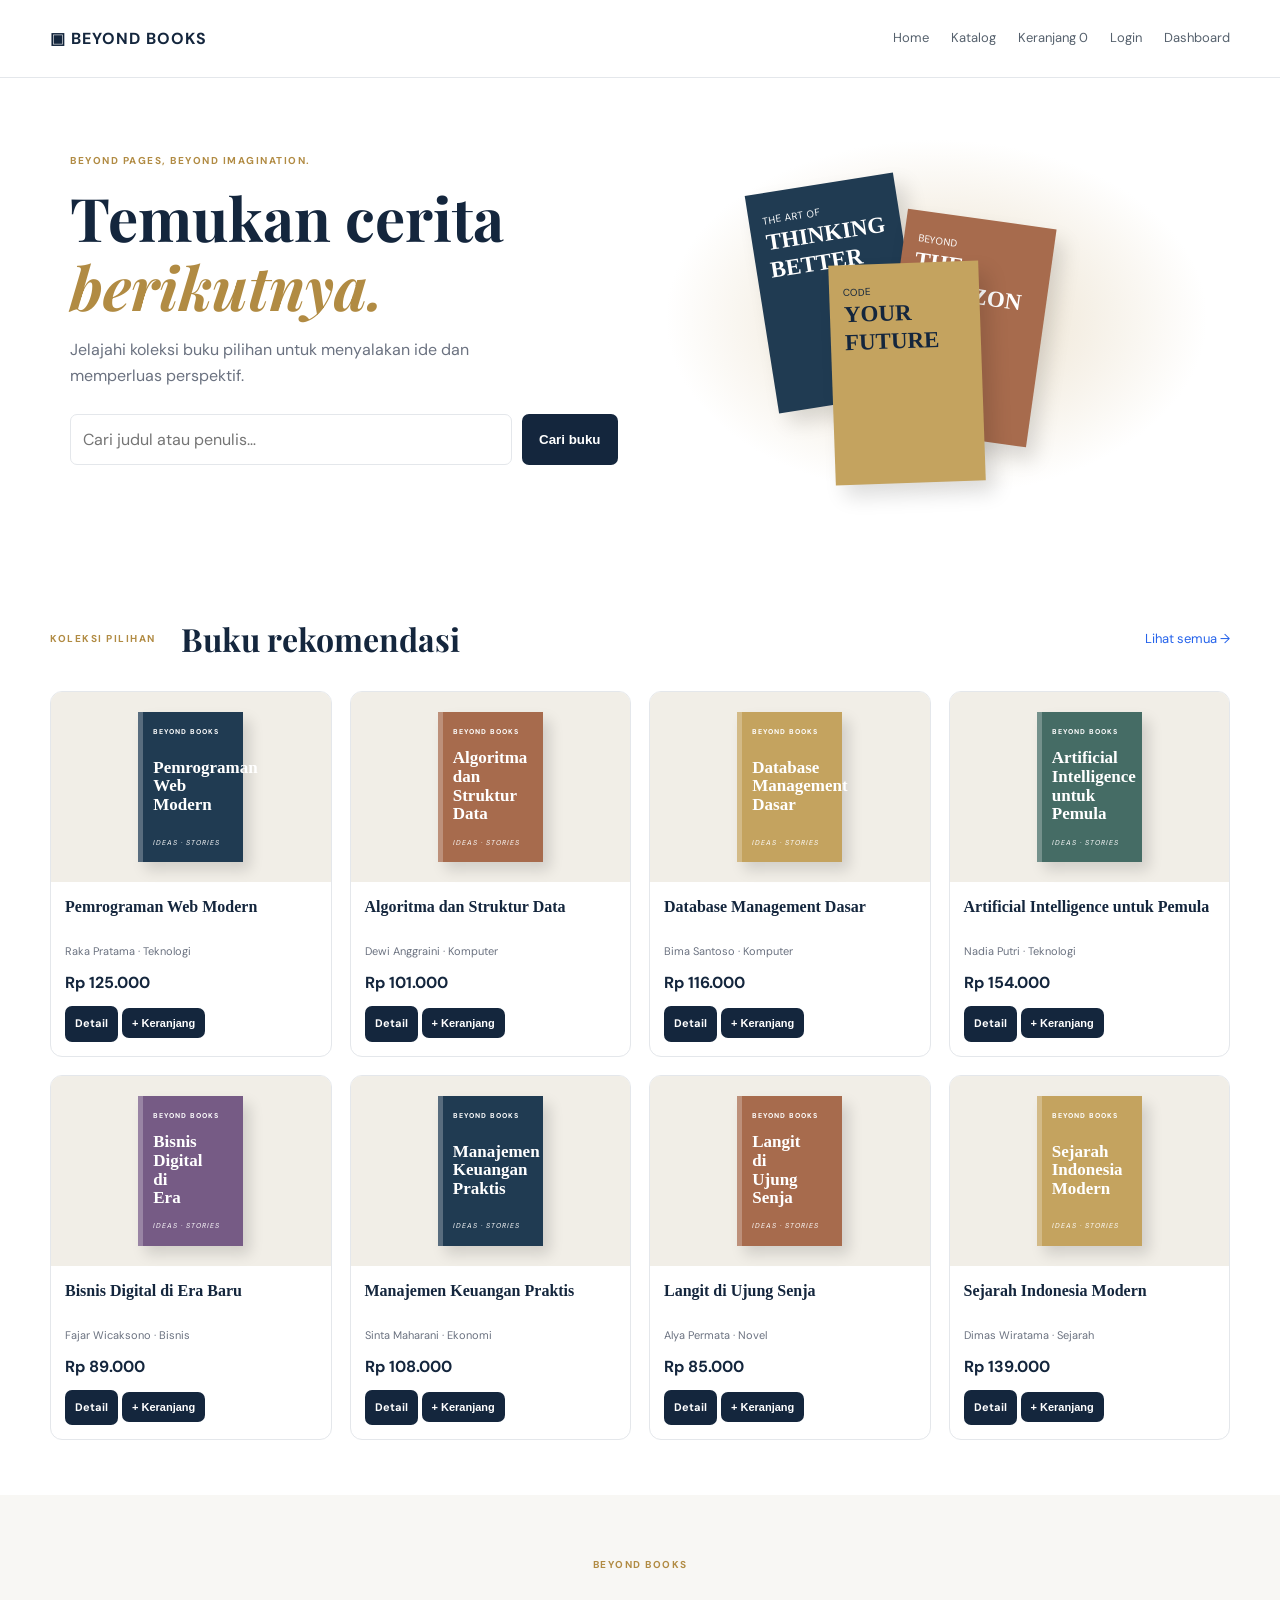
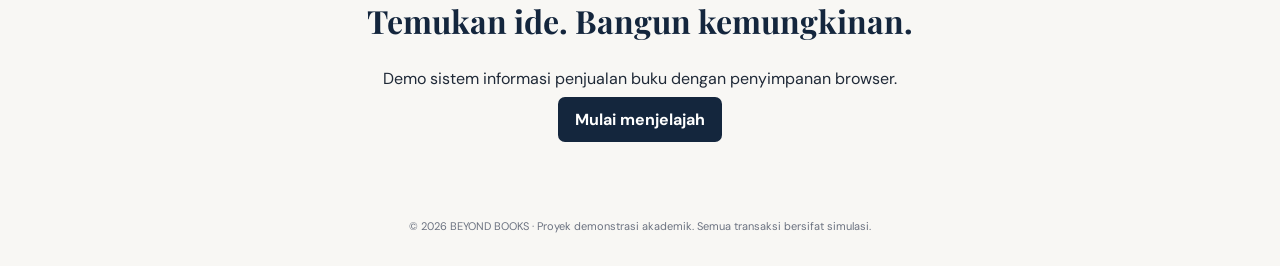
<file: index.html>
<!doctype html><html lang="id"><head><meta charset="utf-8"><meta name="viewport" content="width=device-width,initial-scale=1"><title>BEYOND BOOKS</title><link rel="stylesheet" href="./assets/css/main.css"></head><body><header><a class="brand" href="./index.html">▣ BEYOND <b>BOOKS</b></a><nav><a href="./index.html">Home</a><a href="./assets/pages/catalog.html">Katalog</a><a href="./assets/pages/cart.html">Keranjang <span id="cart-count">0</span></a><a href="./assets/pages/login.html">Login</a><a href="./assets/pages/admin/dashboard.html">Dashboard</a></nav></header><main><section class="hero"><div><small>BEYOND PAGES, BEYOND IMAGINATION.</small><h1>Temukan cerita<br><em>berikutnya.</em></h1><p>Jelajahi koleksi buku pilihan untuk menyalakan ide dan memperluas perspektif.</p><form action="./assets/pages/catalog.html" class="search"><input name="q" placeholder="Cari judul atau penulis…"><button>Cari buku</button></form></div><div class="hero-books"><div class="book b1">THE ART OF<br><strong>THINKING<br>BETTER</strong></div><div class="book b2">BEYOND<br><strong>THE<br>HORIZON</strong></div><div class="book b3">CODE<br><strong>YOUR<br>FUTURE</strong></div></div></section><section class="section"><div class="section-title"><small>KOLEKSI PILIHAN</small><h2>Buku rekomendasi</h2><a href="./assets/pages/catalog.html">Lihat semua →</a></div><div id="featured" class="books"></div></section><section class="section beige"><small>BEYOND BOOKS</small><h2>Temukan ide. Bangun kemungkinan.</h2><p>Demo sistem informasi penjualan buku dengan penyimpanan browser.</p><a class="button" href="./assets/pages/catalog.html">Mulai menjelajah</a></section></main><footer>© 2026 BEYOND BOOKS · Proyek demonstrasi akademik. Semua transaksi bersifat simulasi.</footer><script type="module" src="./assets/js/public.js"></script></body></html>
</file>
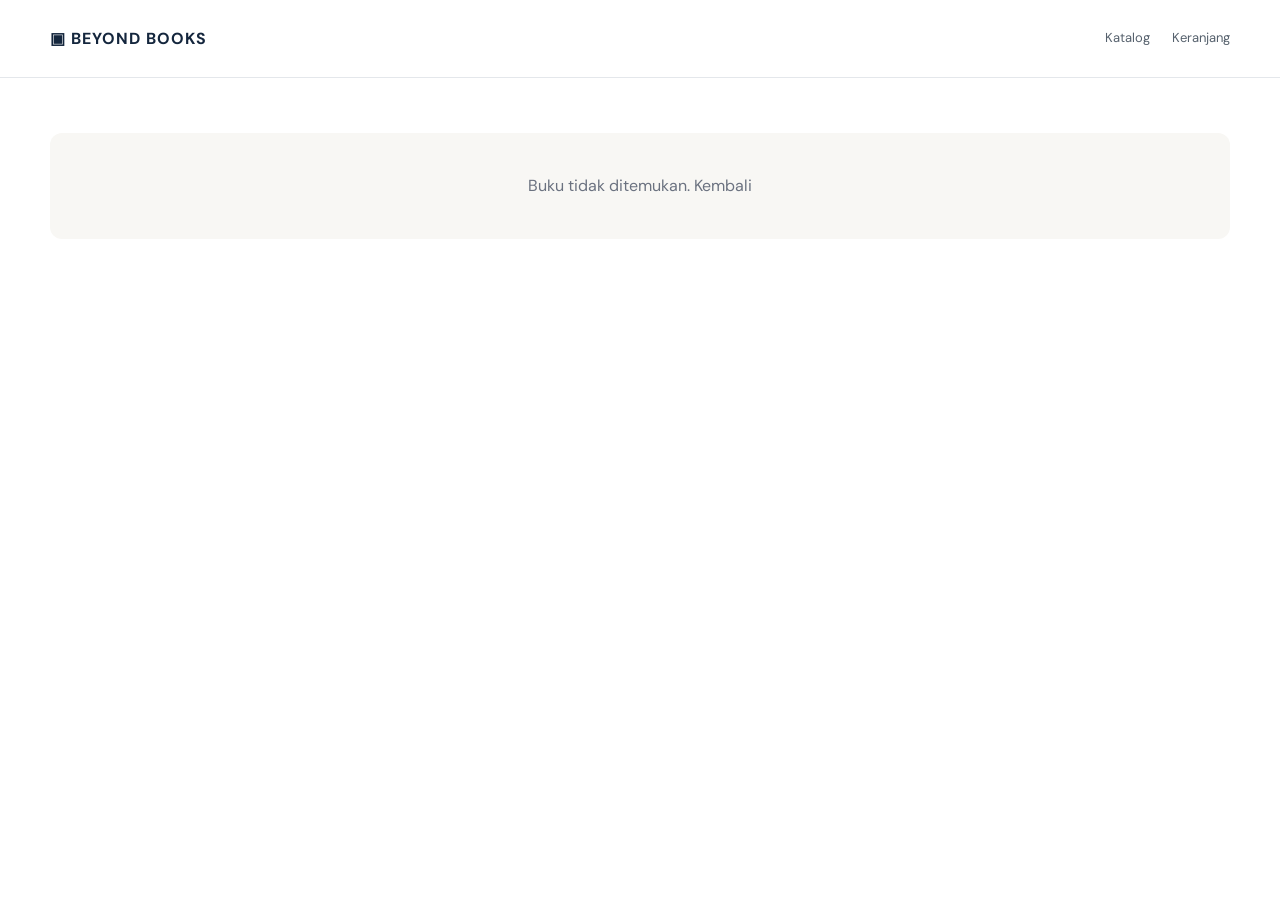
<file: assets/pages/book-detail.html>
<!doctype html><html lang="id"><head><meta charset="utf-8"><meta name="viewport" content="width=device-width,initial-scale=1"><title>Detail Buku</title><link rel="stylesheet" href="../css/main.css"></head><body><header><a class="brand" href="../../index.html">▣ BEYOND BOOKS</a><nav><a href="./catalog.html">Katalog</a><a href="./cart.html">Keranjang</a></nav></header><main class="wrap" id="detail"></main><script type="module" src="../js/detail.js"></script></body></html>
</file>
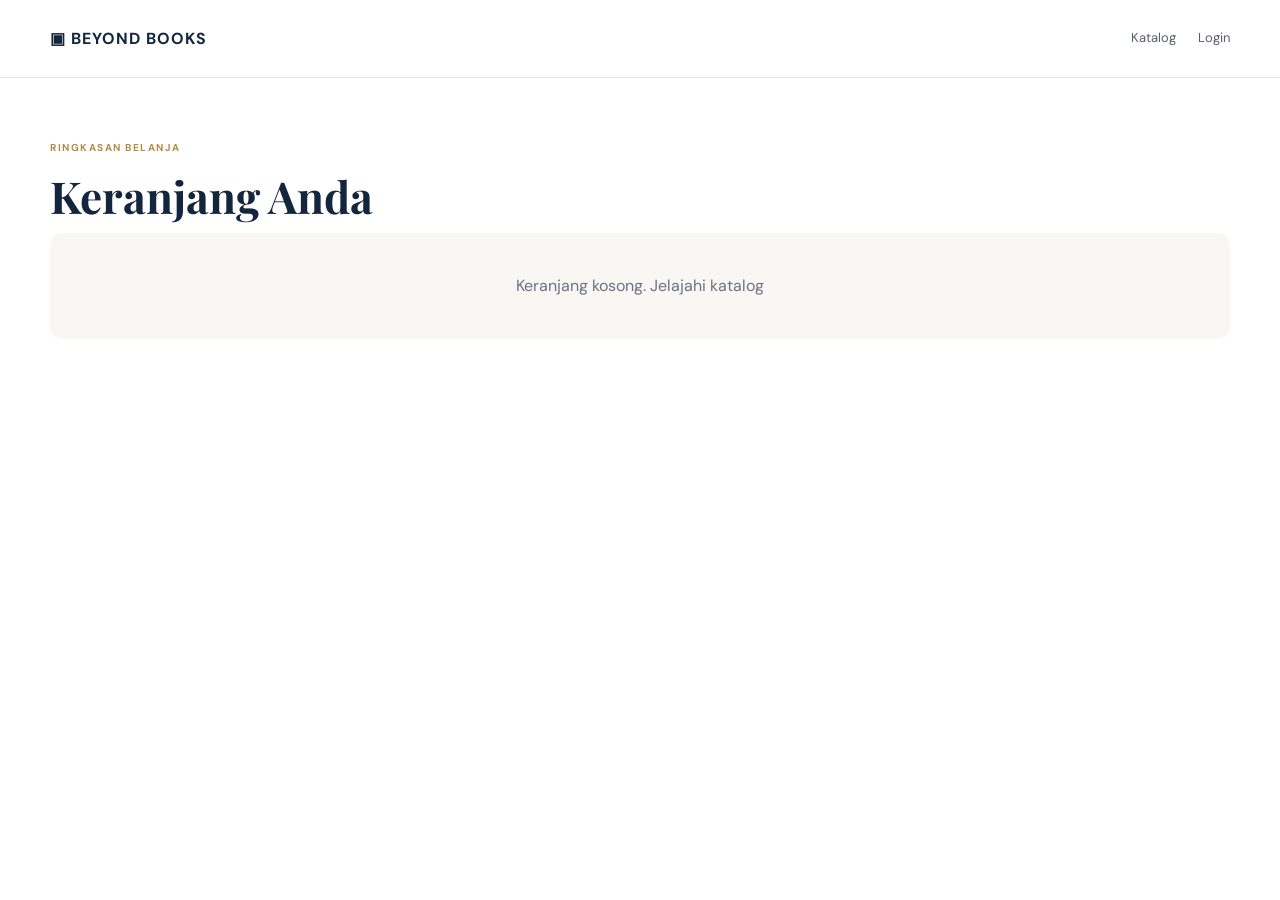
<file: assets/pages/cart.html>
<!doctype html><html lang="id"><head><meta charset="utf-8"><meta name="viewport" content="width=device-width,initial-scale=1"><title>Keranjang</title><link rel="stylesheet" href="../css/main.css"></head><body><header><a class="brand" href="../../index.html">▣ BEYOND BOOKS</a><nav><a href="./catalog.html">Katalog</a><a href="./login.html">Login</a></nav></header><main class="wrap"><small>RINGKASAN BELANJA</small><h1>Keranjang Anda</h1><div id="cart"></div></main><script type="module" src="../js/cart.js"></script></body></html>
</file>
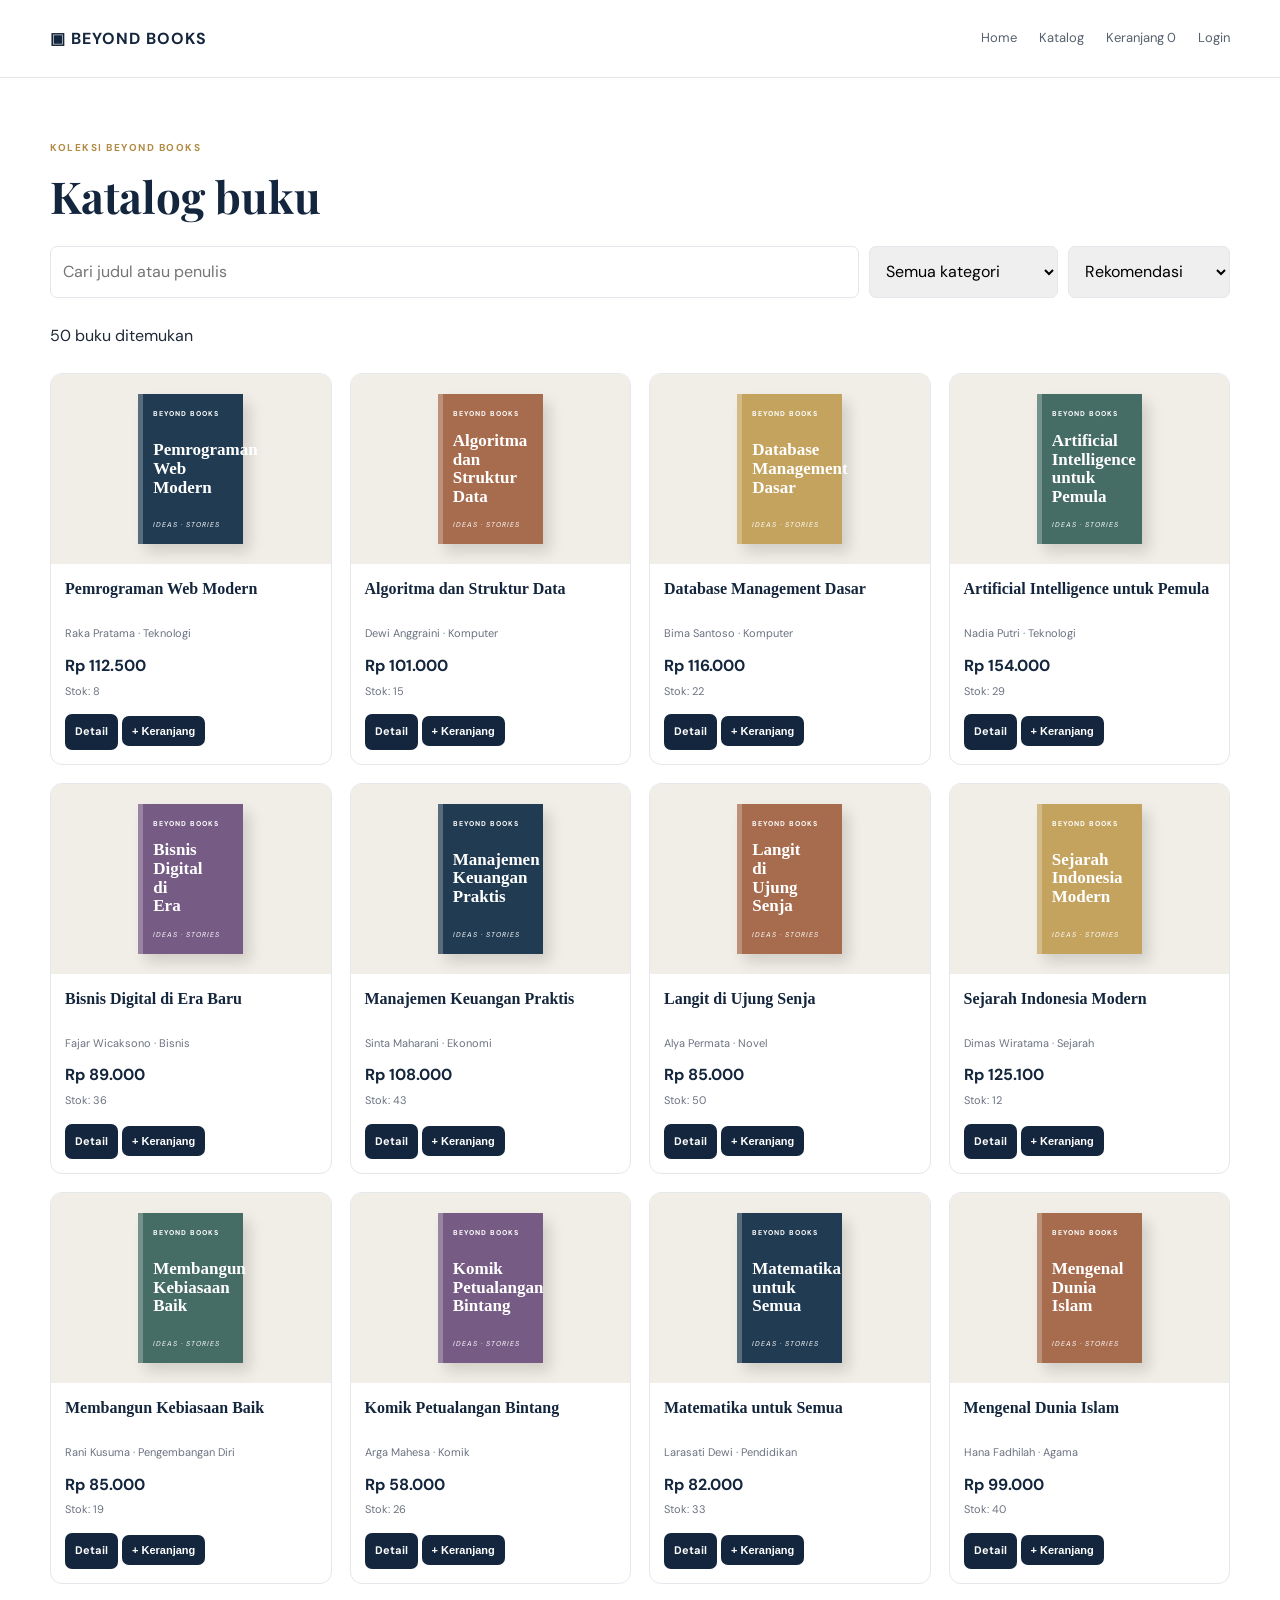
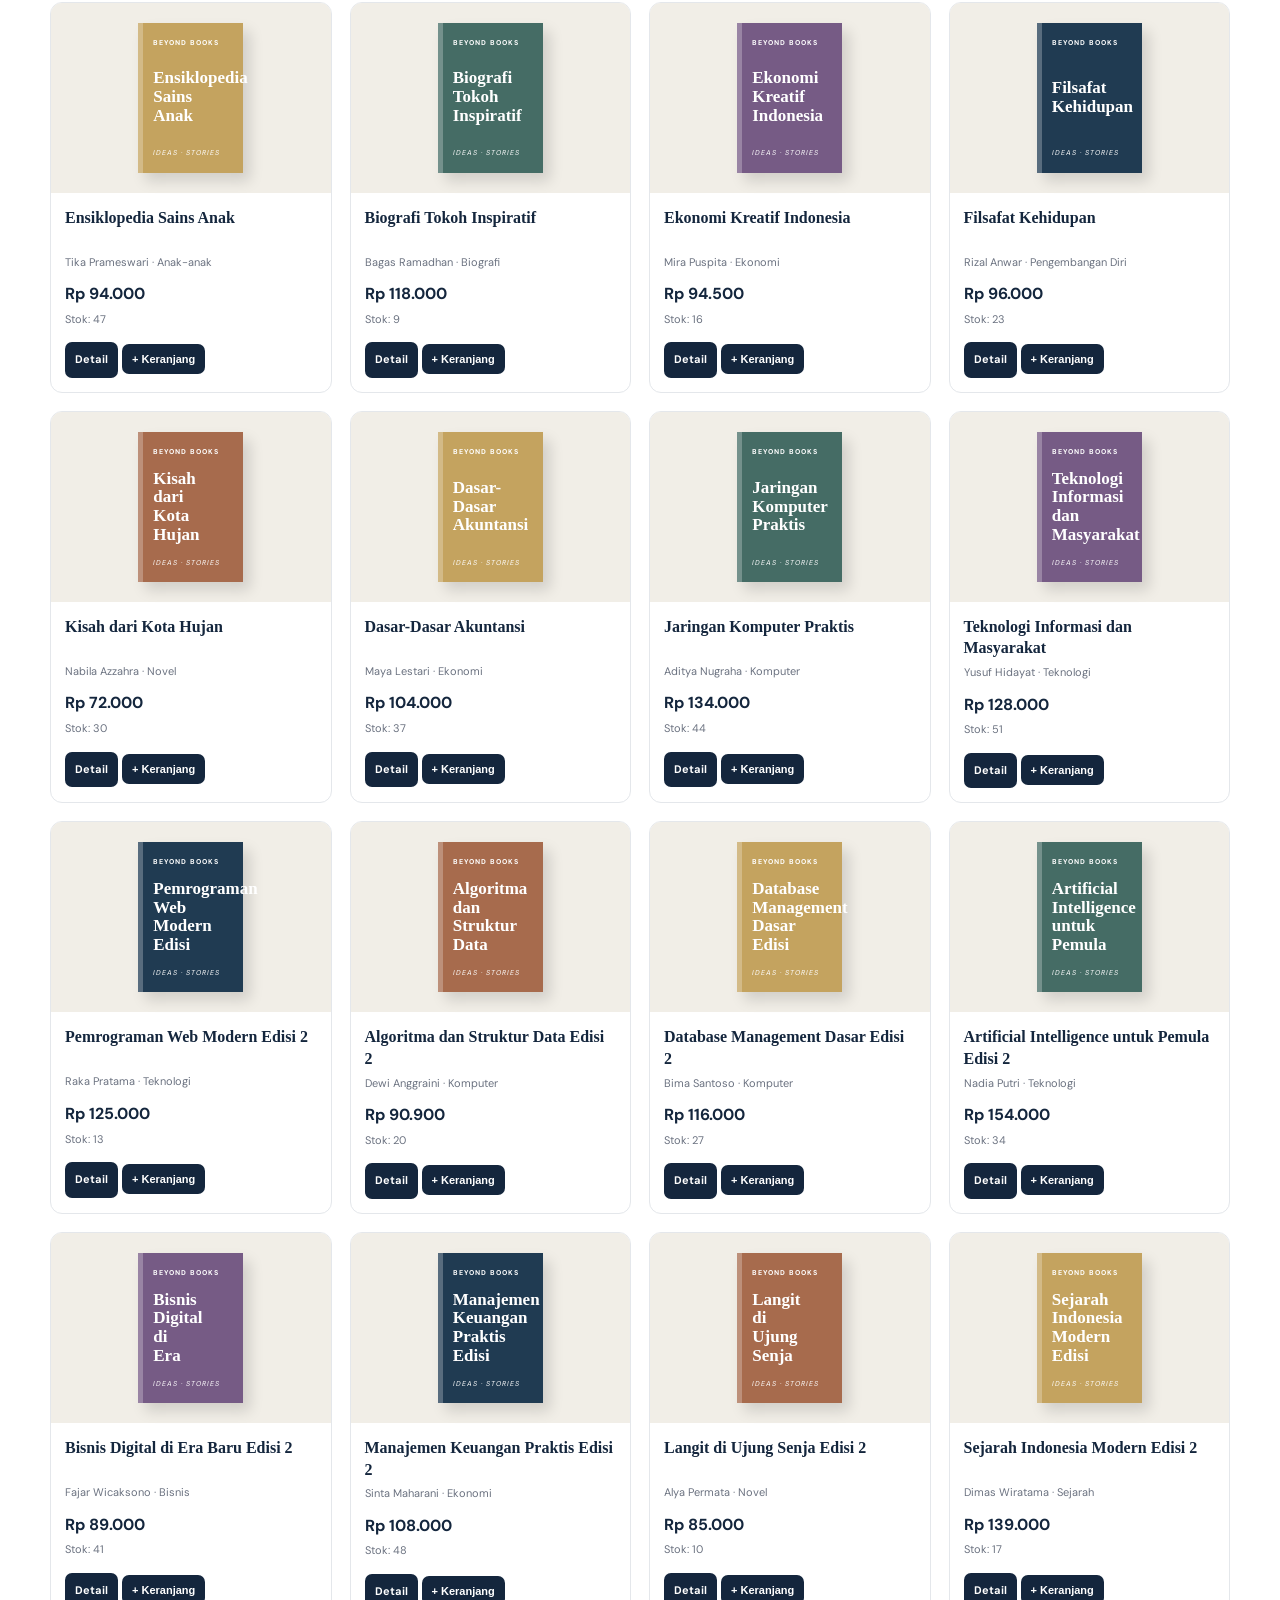
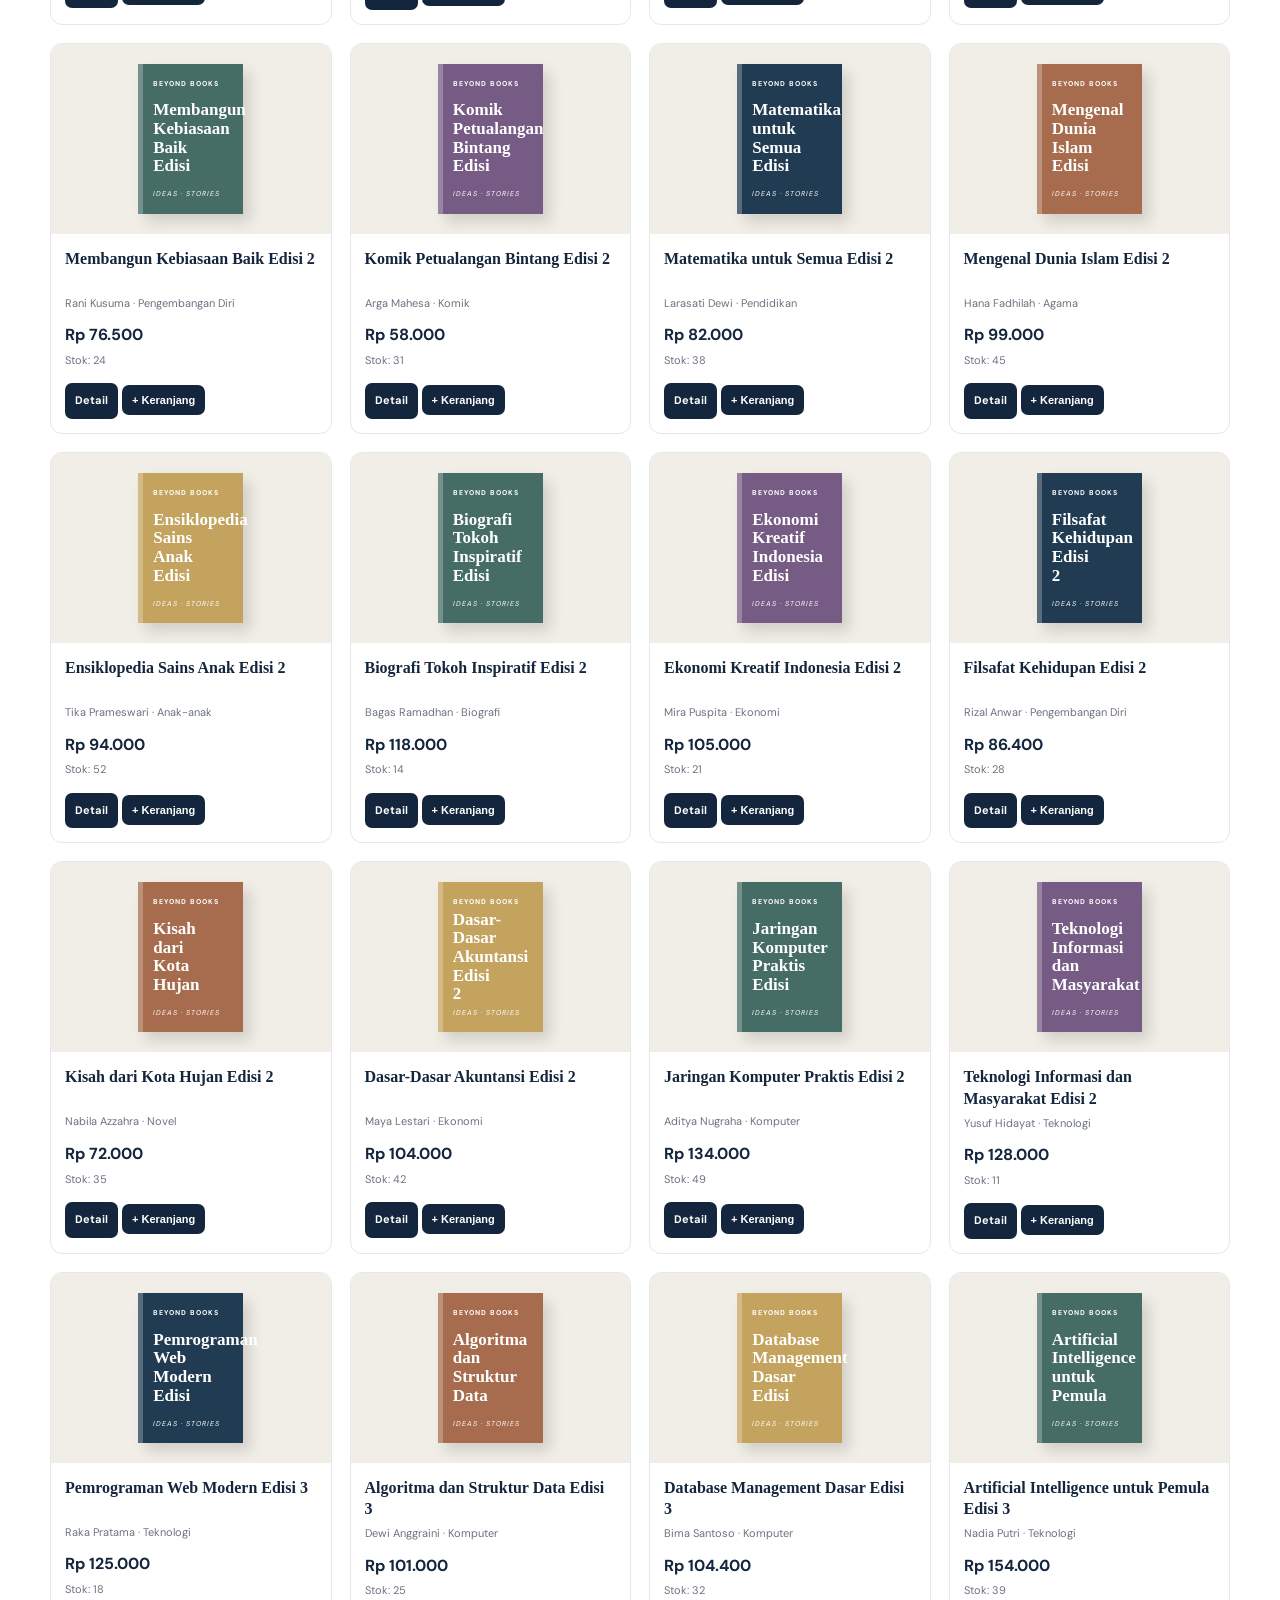
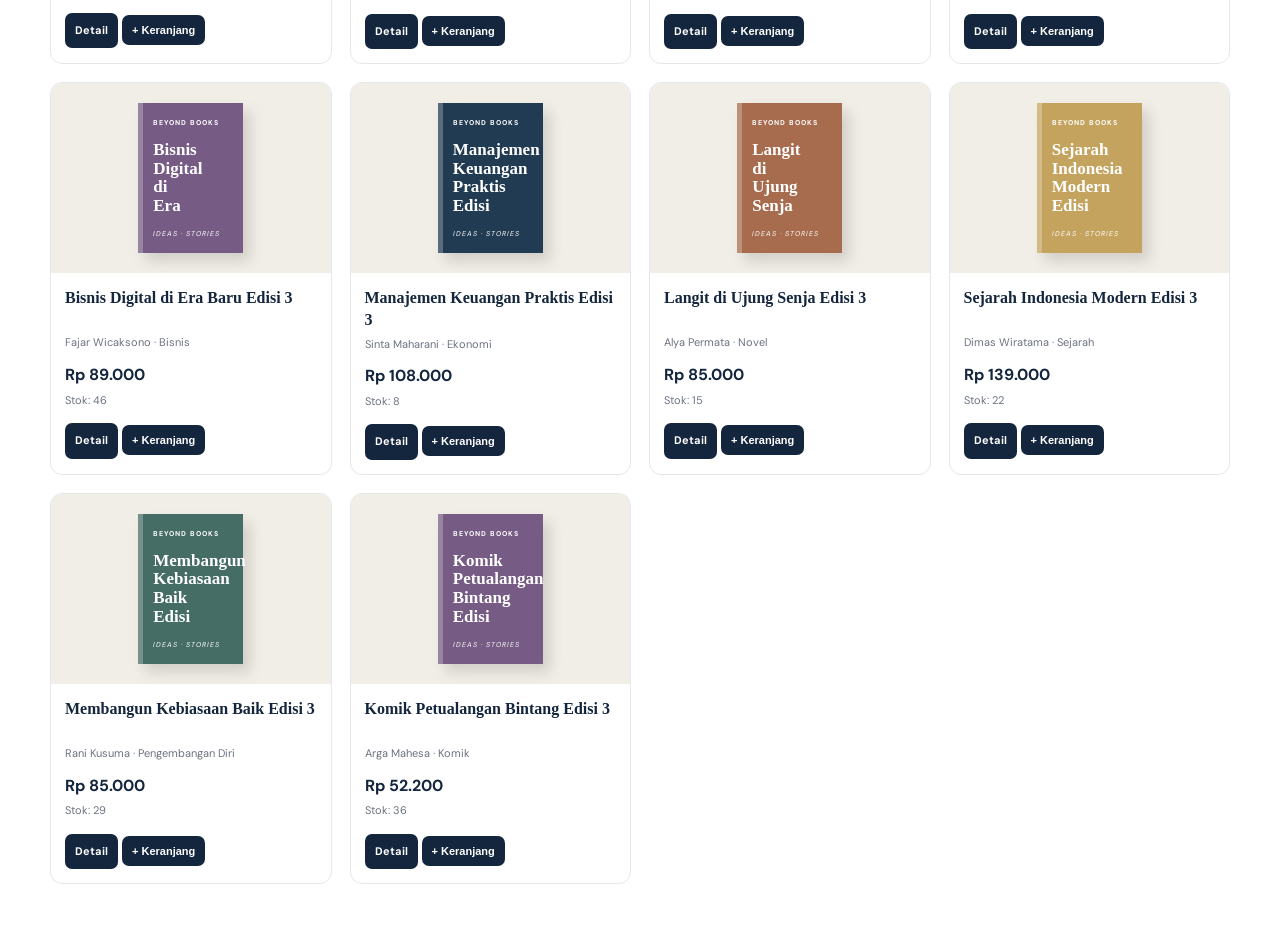
<file: assets/pages/catalog.html>
<!doctype html><html lang="id"><head><meta charset="utf-8"><meta name="viewport" content="width=device-width,initial-scale=1"><title>Katalog — BEYOND BOOKS</title><link rel="stylesheet" href="../css/main.css"></head><body><header><a class="brand" href="../../index.html">▣ BEYOND <b>BOOKS</b></a><nav><a href="../../index.html">Home</a><a href="./catalog.html">Katalog</a><a href="./cart.html">Keranjang <span id="cart-count">0</span></a><a href="./login.html">Login</a></nav></header><main class="wrap"><small>KOLEKSI BEYOND BOOKS</small><h1>Katalog buku</h1><div class="filters"><input id="q" placeholder="Cari judul atau penulis"><select id="cat"><option value="">Semua kategori</option></select><select id="sort"><option value="featured">Rekomendasi</option><option value="asc">Harga termurah</option><option value="desc">Harga termahal</option><option value="az">Nama A–Z</option></select></div><p id="count"></p><div id="catalog" class="books"></div></main><script type="module" src="../js/catalog.js"></script></body></html>
</file>
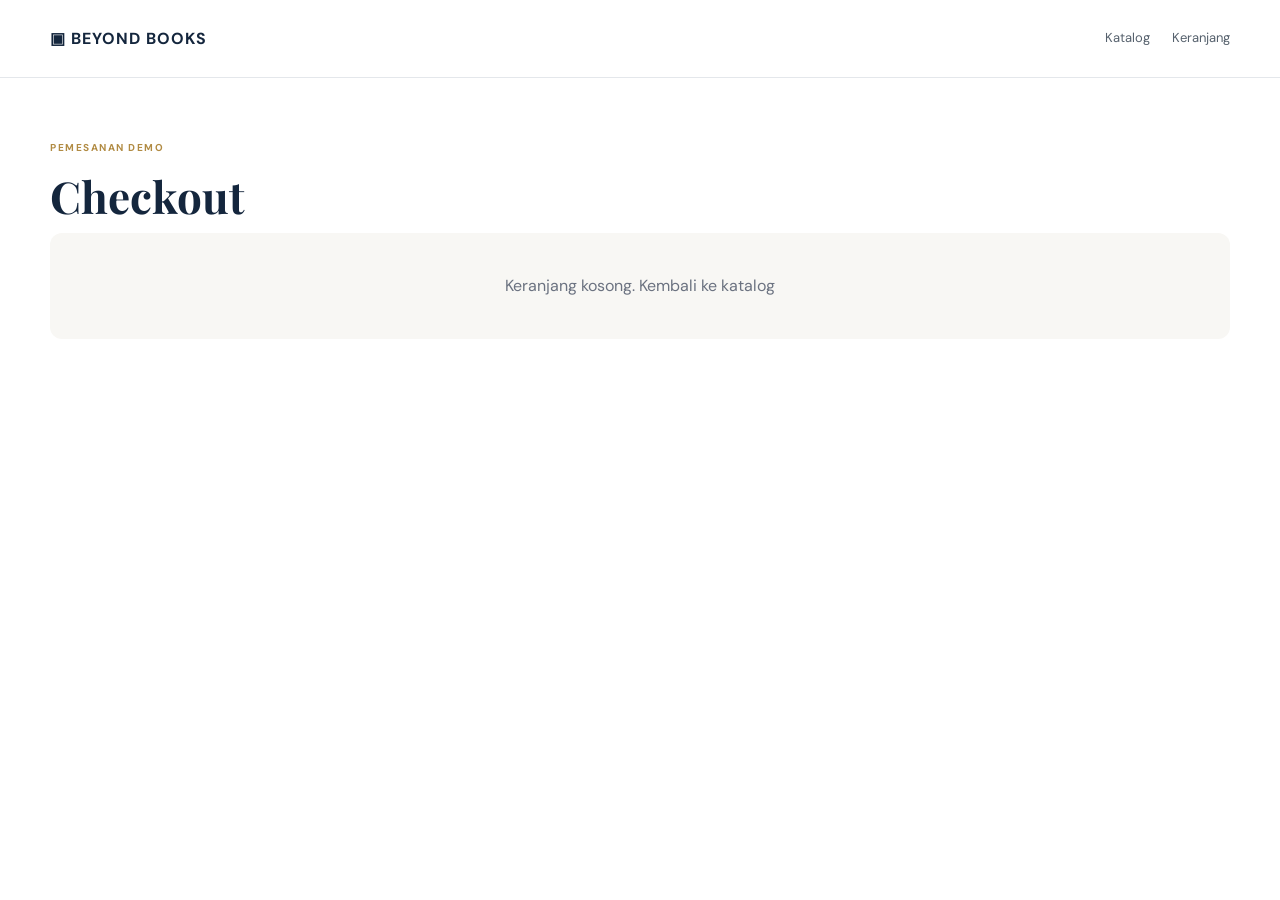
<file: assets/pages/checkout.html>
<!doctype html><html lang="id"><head><meta charset="utf-8"><meta name="viewport" content="width=device-width,initial-scale=1"><title>Checkout</title><link rel="stylesheet" href="../css/main.css"></head><body><header><a class="brand" href="../../index.html">▣ BEYOND BOOKS</a><nav><a href="./catalog.html">Katalog</a><a href="./cart.html">Keranjang</a></nav></header><main class="wrap"><small>PEMESANAN DEMO</small><h1>Checkout</h1><div id="checkout"></div></main><script type="module" src="../js/checkout.js"></script></body></html>
</file>
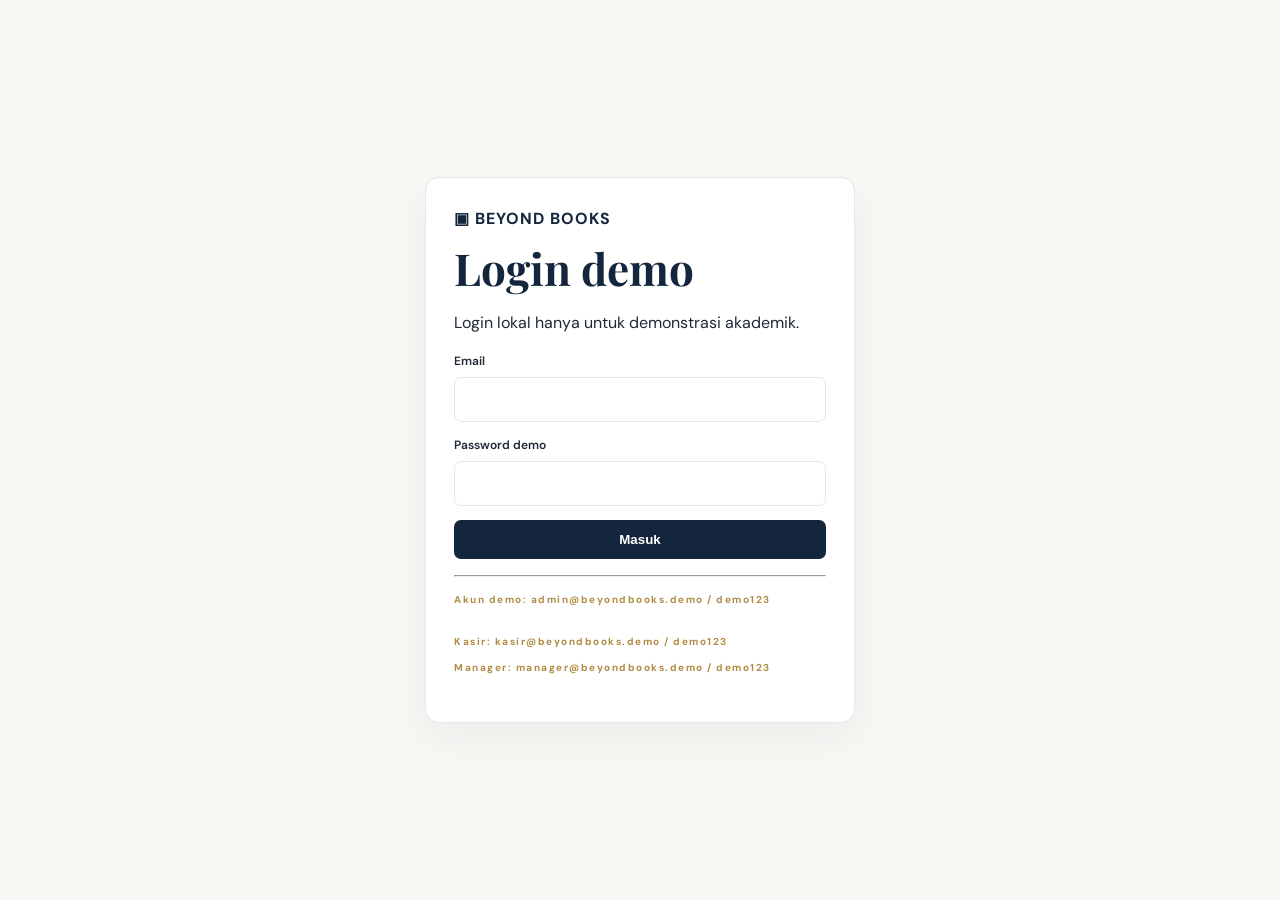
<file: assets/pages/login.html>
<!doctype html><html lang="id"><head><meta charset="utf-8"><meta name="viewport" content="width=device-width,initial-scale=1"><title>Login Demo</title><link rel="stylesheet" href="../css/main.css"></head><body class="auth"><form id="login" class="panel"><a class="brand" href="../../index.html">▣ BEYOND BOOKS</a><h1>Login demo</h1><p>Login lokal hanya untuk demonstrasi akademik.</p><label>Email<input id="email" type="email" required></label><label>Password demo<input id="password" type="password" required></label><button>Masuk</button><p id="msg"></p><hr><small>Akun demo: admin@beyondbooks.demo / demo123</small><p><small>Kasir: kasir@beyondbooks.demo / demo123<br>Manager: manager@beyondbooks.demo / demo123</small></p></form><script type="module" src="../js/auth.js"></script></body></html>
</file>
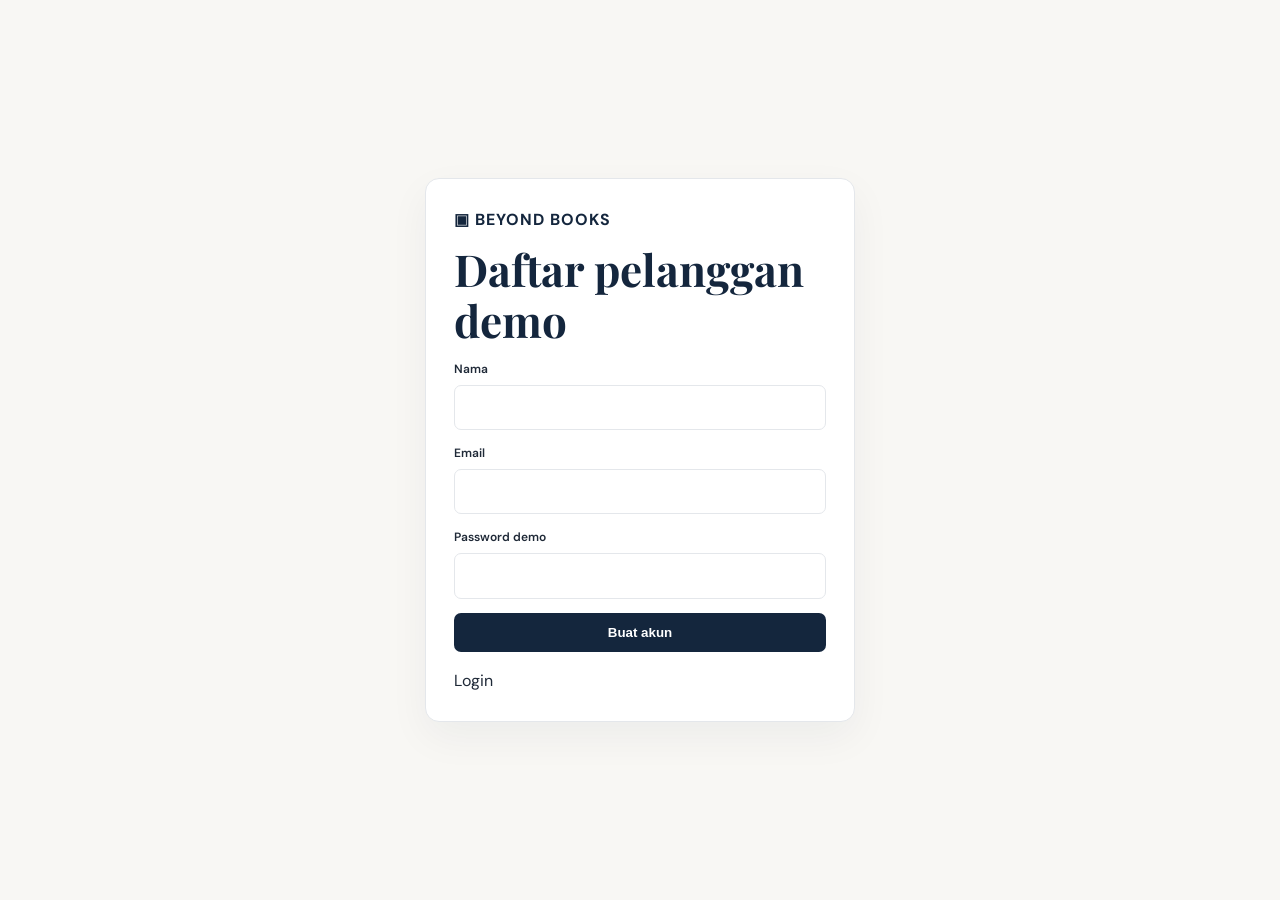
<file: assets/pages/register.html>
<!doctype html><html lang="id"><head><meta charset="utf-8"><meta name="viewport" content="width=device-width,initial-scale=1"><title>Daftar Demo</title><link rel="stylesheet" href="../css/main.css"></head><body class="auth"><form id="register" class="panel"><a class="brand" href="../../index.html">▣ BEYOND BOOKS</a><h1>Daftar pelanggan demo</h1><label>Nama<input id="name" required></label><label>Email<input id="email" type="email" required></label><label>Password demo<input id="password" type="password" minlength="6" required></label><button>Buat akun</button><p id="msg"></p><a href="./login.html">Login</a></form><script type="module" src="../js/auth.js"></script></body></html>
</file>
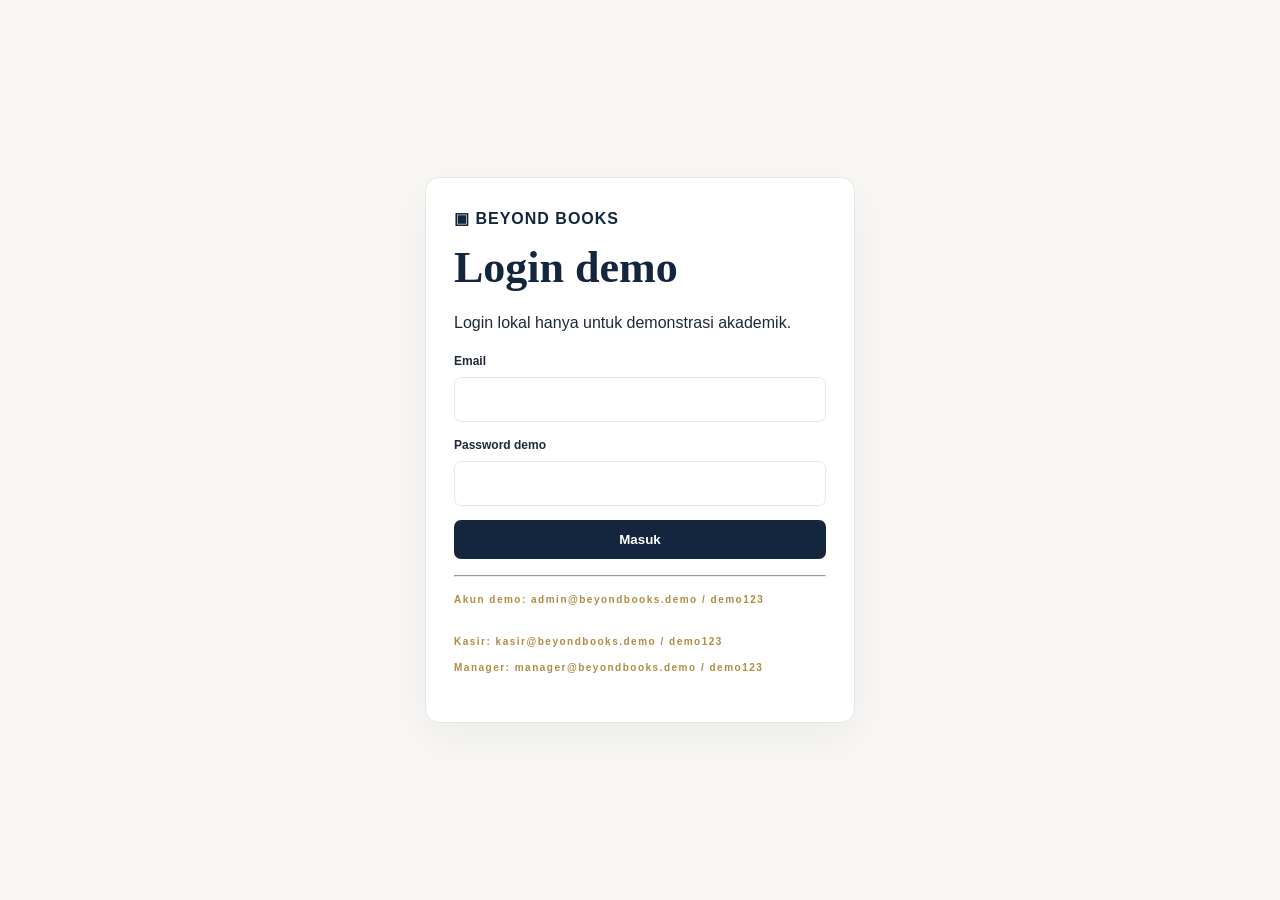
<file: assets/pages/admin/books.html>
<!doctype html><html lang="id"><head><meta charset="utf-8"><meta name="viewport" content="width=device-width,initial-scale=1"><title>Manajemen Buku — BEYOND BOOKS</title><link rel="stylesheet" href="../../css/main.css"></head><body><div class="admin-layout"><aside class="sidebar"><a href="./dashboard.html">▦ Dashboard</a><a href="./books.html">▤ Manajemen Buku</a><a href="./sales.html">▣ Penjualan / Kasir</a><a href="./orders.html">▧ Pesanan Online</a><a href="./inventory.html">▥ Inventaris</a><a href="./reports.html">◷ Laporan</a><a href="./users.html">♙ Pengguna</a><a href="./settings.html">⚙ Pengaturan</a><a href="../../../index.html">← Website publik</a><a href="../login.html">Logout</a></aside><main class="admin-main"><small>BEYOND BOOKS · MANAGEMENT</small><h1>Manajemen Buku</h1><div class="notice">Data simulasi lokal. Gunakan Live Server untuk mengaktifkan modul ES JavaScript.</div><div id="module-root"></div></main></div><script type="module" src="../../js/admin.js"></script></body></html>
</file>
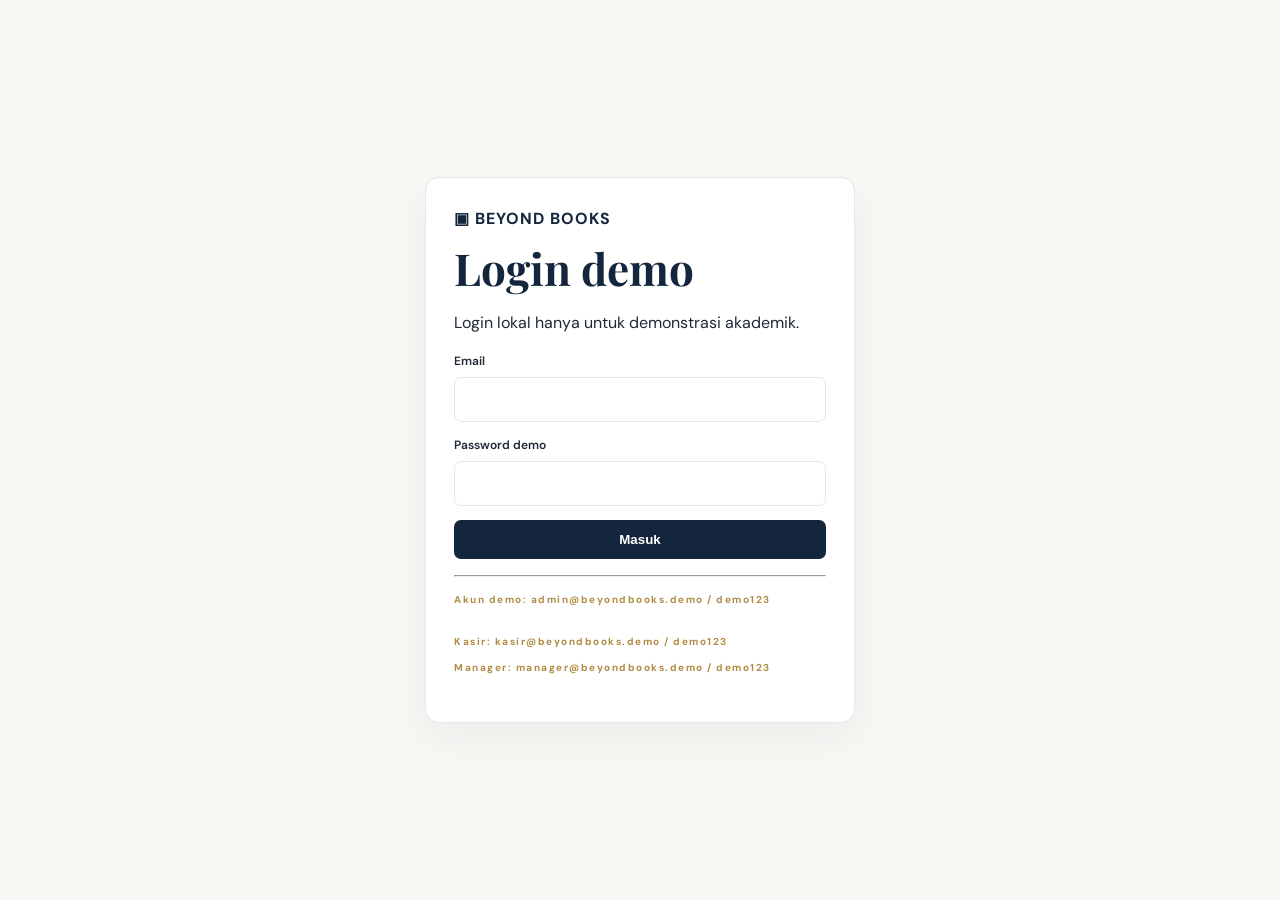
<file: assets/pages/admin/dashboard.html>
<!doctype html><html lang="id"><head><meta charset="utf-8"><meta name="viewport" content="width=device-width,initial-scale=1"><title>Dashboard — BEYOND BOOKS</title><link rel="stylesheet" href="../../css/main.css"></head><body><div class="admin-layout"><aside class="sidebar"><a href="./dashboard.html" class="active">▦ Dashboard</a><a href="./books.html">▤ Manajemen Buku</a><a href="./sales.html">▣ Penjualan / Kasir</a><a href="./orders.html">▧ Pesanan Online</a><a href="./inventory.html">▥ Inventaris</a><a href="./reports.html">◷ Laporan</a><a href="./users.html">♙ Pengguna</a><a href="./settings.html">⚙ Pengaturan</a><a href="../../../index.html">← Website publik</a><a href="../login.html" id="logout">Logout</a></aside><main class="admin-main"><small>BEYOND BOOKS · MANAGEMENT</small><h1>Dashboard</h1><p>Ringkasan data dari IndexedDB lokal. Seluruh angka demo.</p><div id="stats" class="stat-grid"></div><div class="panel" style="margin-top:20px"><h2>Transaksi terbaru</h2><div id="recent"></div></div><div class="notice">Demo frontend-only: role dan akun tidak memberikan keamanan server. Data hanya tersimpan di browser ini.</div></main></div><script type="module" src="../../js/admin.js"></script></body></html>
</file>
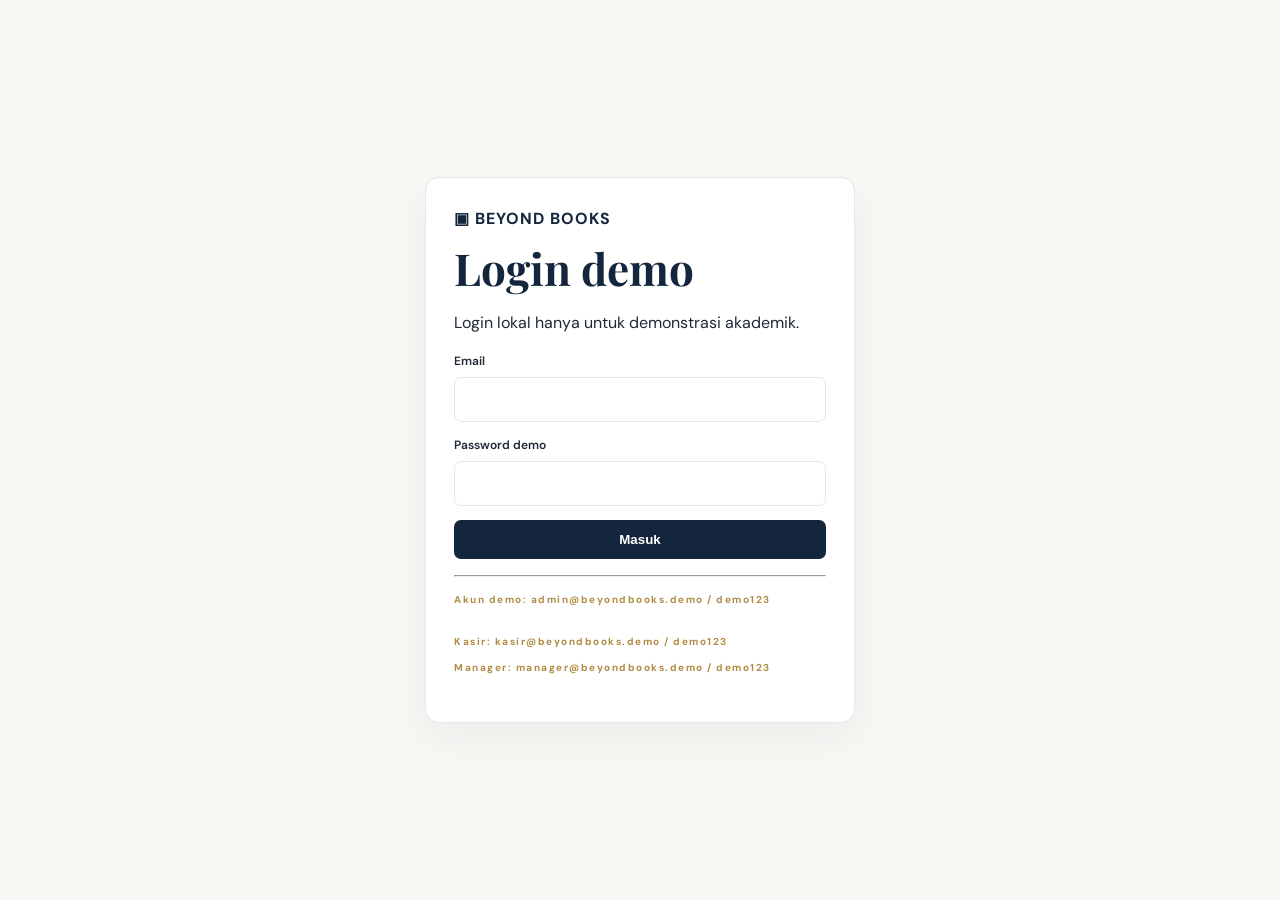
<file: assets/pages/admin/inventory.html>
<!doctype html><html lang="id"><head><meta charset="utf-8"><meta name="viewport" content="width=device-width,initial-scale=1"><title>Manajemen Inventaris — BEYOND BOOKS</title><link rel="stylesheet" href="../../css/main.css"></head><body><div class="admin-layout"><aside class="sidebar"><a href="./dashboard.html">▦ Dashboard</a><a href="./books.html">▤ Manajemen Buku</a><a href="./sales.html">▣ Penjualan / Kasir</a><a href="./orders.html">▧ Pesanan Online</a><a href="./inventory.html">▥ Inventaris</a><a href="./reports.html">◷ Laporan</a><a href="./users.html">♙ Pengguna</a><a href="./settings.html">⚙ Pengaturan</a><a href="../../../index.html">← Website publik</a><a href="../login.html">Logout</a></aside><main class="admin-main"><small>BEYOND BOOKS · MANAGEMENT</small><h1>Manajemen Inventaris</h1><div class="notice">Data simulasi lokal. Gunakan Live Server untuk mengaktifkan modul ES JavaScript.</div><div id="module-root"></div></main></div><script type="module" src="../../js/admin.js"></script></body></html>
</file>
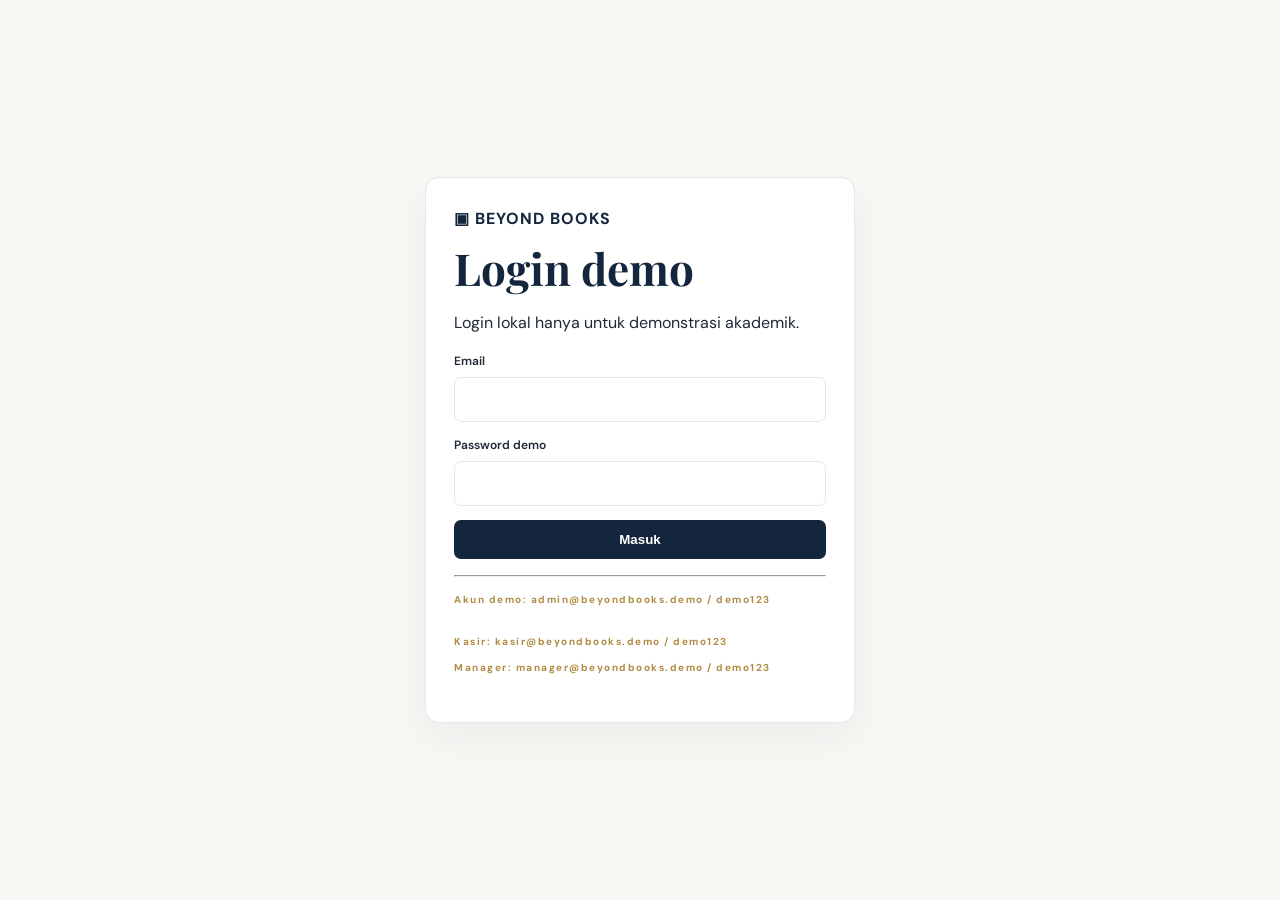
<file: assets/pages/admin/orders.html>
<!doctype html><html lang="id"><head><meta charset="utf-8"><meta name="viewport" content="width=device-width,initial-scale=1"><title>Pesanan Online — BEYOND BOOKS</title><link rel="stylesheet" href="../../css/main.css"></head><body><div class="admin-layout"><aside class="sidebar"><a href="./dashboard.html">▦ Dashboard</a><a href="./books.html">▤ Manajemen Buku</a><a href="./sales.html">▣ Penjualan / Kasir</a><a href="./orders.html">▧ Pesanan Online</a><a href="./inventory.html">▥ Inventaris</a><a href="./reports.html">◷ Laporan</a><a href="./users.html">♙ Pengguna</a><a href="./settings.html">⚙ Pengaturan</a><a href="../../../index.html">← Website publik</a><a href="../login.html">Logout</a></aside><main class="admin-main"><small>BEYOND BOOKS · MANAGEMENT</small><h1>Pesanan Online</h1><div class="notice">Data simulasi lokal. Gunakan Live Server untuk mengaktifkan modul ES JavaScript.</div><div id="module-root"></div></main></div><script type="module" src="../../js/admin.js"></script></body></html>
</file>
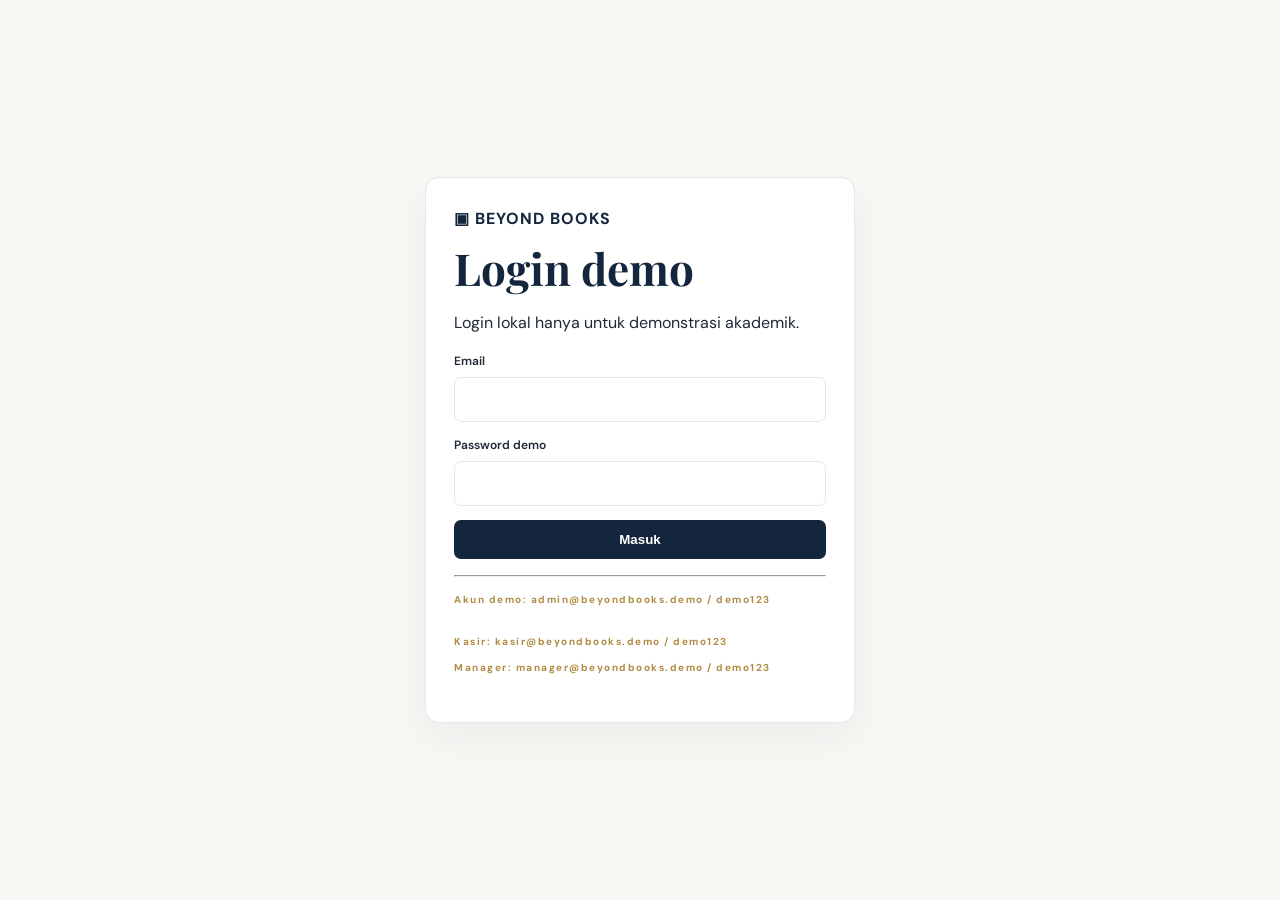
<file: assets/pages/admin/reports.html>
<!doctype html><html lang="id"><head><meta charset="utf-8"><meta name="viewport" content="width=device-width,initial-scale=1"><title>Laporan — BEYOND BOOKS</title><link rel="stylesheet" href="../../css/main.css"></head><body><div class="admin-layout"><aside class="sidebar"><a href="./dashboard.html">▦ Dashboard</a><a href="./books.html">▤ Manajemen Buku</a><a href="./sales.html">▣ Penjualan / Kasir</a><a href="./orders.html">▧ Pesanan Online</a><a href="./inventory.html">▥ Inventaris</a><a href="./reports.html">◷ Laporan</a><a href="./users.html">♙ Pengguna</a><a href="./settings.html">⚙ Pengaturan</a><a href="../../../index.html">← Website publik</a><a href="../login.html">Logout</a></aside><main class="admin-main"><small>BEYOND BOOKS · MANAGEMENT</small><h1>Laporan</h1><div class="notice">Data simulasi lokal. Gunakan Live Server untuk mengaktifkan modul ES JavaScript.</div><div id="module-root"></div></main></div><script type="module" src="../../js/admin.js"></script></body></html>
</file>
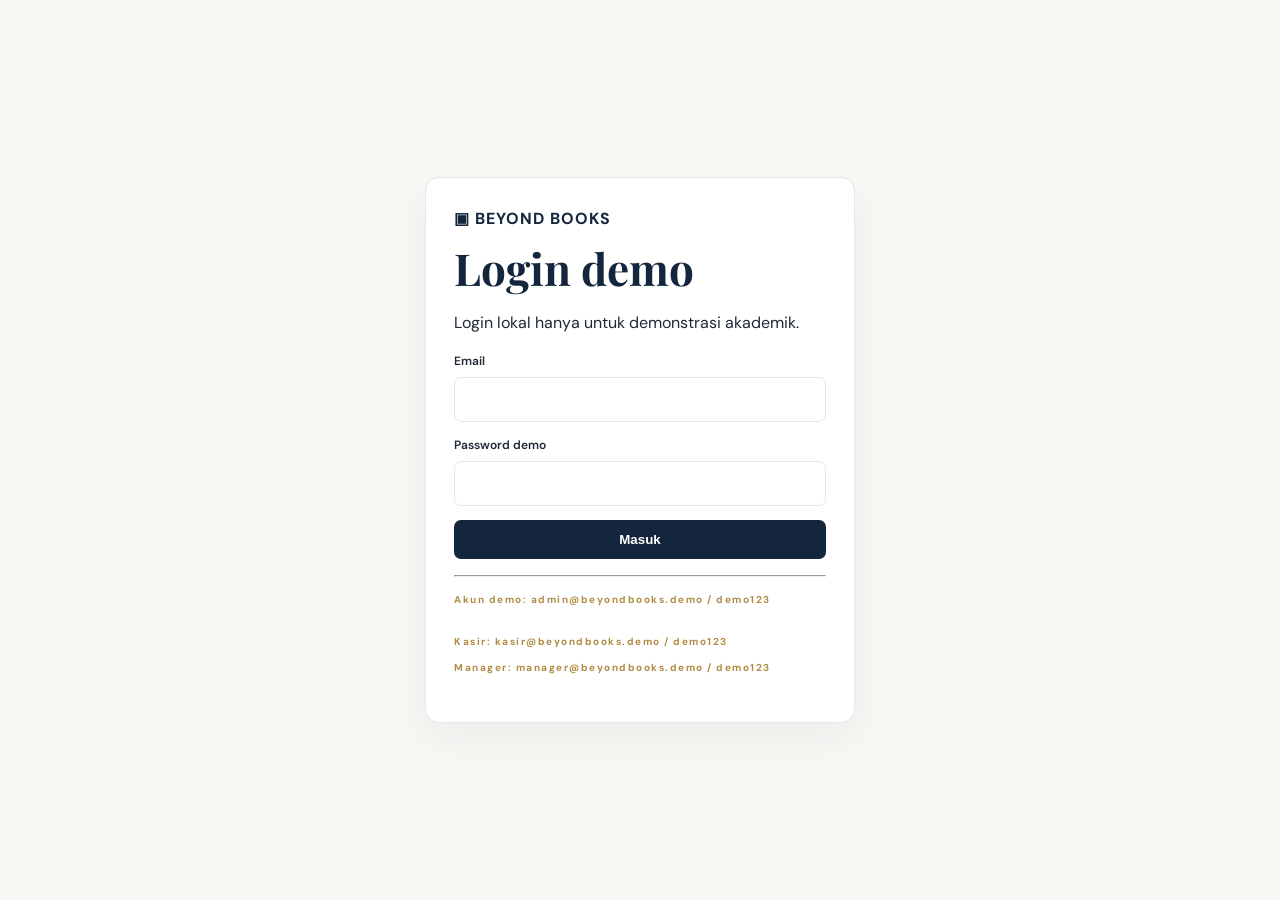
<file: assets/pages/admin/sales.html>
<!doctype html><html lang="id"><head><meta charset="utf-8"><meta name="viewport" content="width=device-width,initial-scale=1"><title>Penjualan / Kasir — BEYOND BOOKS</title><link rel="stylesheet" href="../../css/main.css"></head><body><div class="admin-layout"><aside class="sidebar"><a href="./dashboard.html">▦ Dashboard</a><a href="./books.html">▤ Manajemen Buku</a><a href="./sales.html">▣ Penjualan / Kasir</a><a href="./orders.html">▧ Pesanan Online</a><a href="./inventory.html">▥ Inventaris</a><a href="./reports.html">◷ Laporan</a><a href="./users.html">♙ Pengguna</a><a href="./settings.html">⚙ Pengaturan</a><a href="../../../index.html">← Website publik</a><a href="../login.html">Logout</a></aside><main class="admin-main"><small>BEYOND BOOKS · MANAGEMENT</small><h1>Penjualan / Kasir</h1><div class="notice">Data simulasi lokal. Gunakan Live Server untuk mengaktifkan modul ES JavaScript.</div><div id="module-root"></div></main></div><script type="module" src="../../js/admin.js"></script></body></html>
</file>
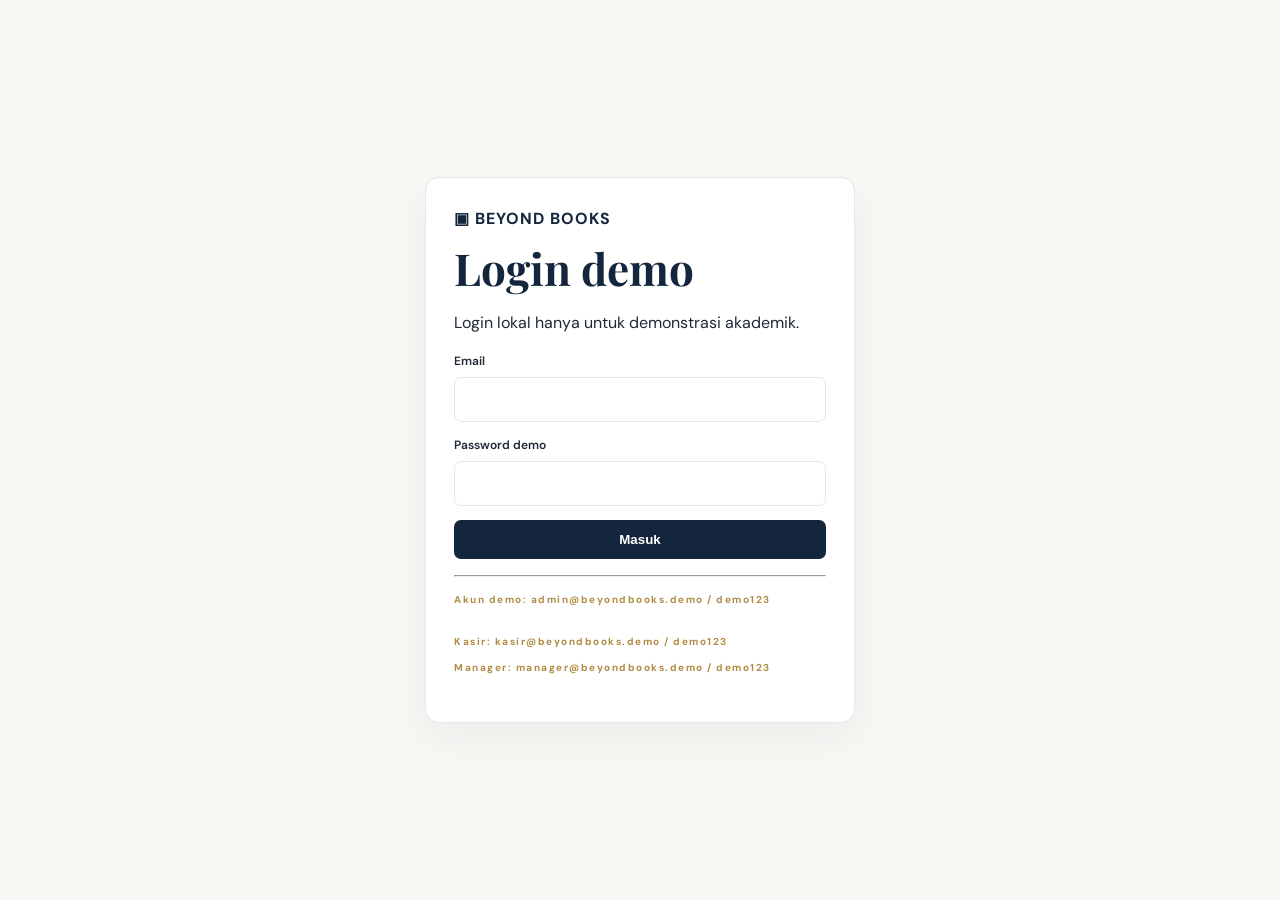
<file: assets/pages/admin/settings.html>
<!doctype html><html lang="id"><head><meta charset="utf-8"><meta name="viewport" content="width=device-width,initial-scale=1"><title>Pengaturan Toko — BEYOND BOOKS</title><link rel="stylesheet" href="../../css/main.css"></head><body><div class="admin-layout"><aside class="sidebar"><a href="./dashboard.html">▦ Dashboard</a><a href="./books.html">▤ Manajemen Buku</a><a href="./sales.html">▣ Penjualan / Kasir</a><a href="./orders.html">▧ Pesanan Online</a><a href="./inventory.html">▥ Inventaris</a><a href="./reports.html">◷ Laporan</a><a href="./users.html">♙ Pengguna</a><a href="./settings.html">⚙ Pengaturan</a><a href="../../../index.html">← Website publik</a><a href="../login.html">Logout</a></aside><main class="admin-main"><small>BEYOND BOOKS · MANAGEMENT</small><h1>Pengaturan Toko</h1><div class="notice">Data simulasi lokal. Gunakan Live Server untuk mengaktifkan modul ES JavaScript.</div><div id="module-root"></div></main></div><script type="module" src="../../js/admin.js"></script></body></html>
</file>
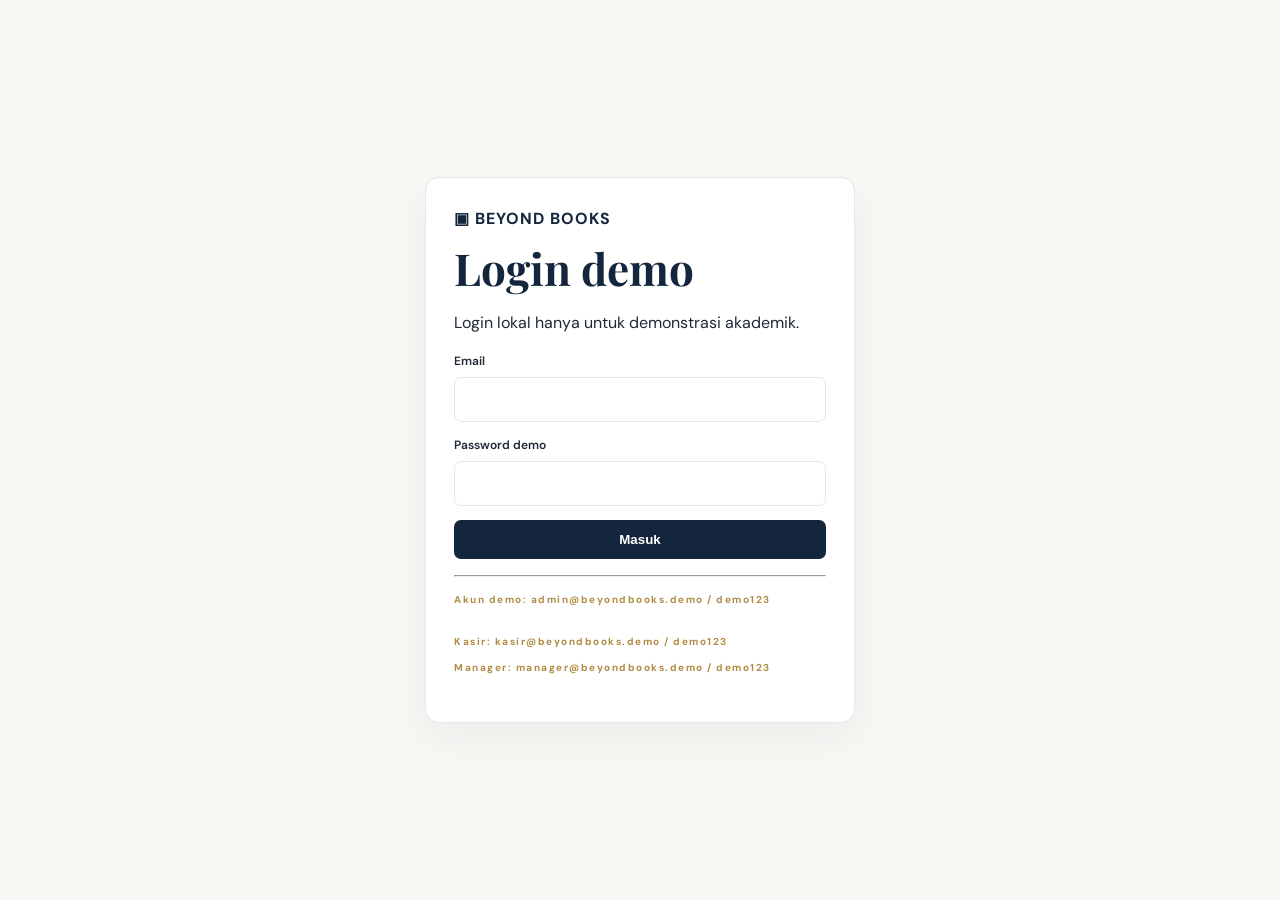
<file: assets/pages/admin/users.html>
<!doctype html><html lang="id"><head><meta charset="utf-8"><meta name="viewport" content="width=device-width,initial-scale=1"><title>Manajemen Pengguna — BEYOND BOOKS</title><link rel="stylesheet" href="../../css/main.css"></head><body><div class="admin-layout"><aside class="sidebar"><a href="./dashboard.html">▦ Dashboard</a><a href="./books.html">▤ Manajemen Buku</a><a href="./sales.html">▣ Penjualan / Kasir</a><a href="./orders.html">▧ Pesanan Online</a><a href="./inventory.html">▥ Inventaris</a><a href="./reports.html">◷ Laporan</a><a href="./users.html">♙ Pengguna</a><a href="./settings.html">⚙ Pengaturan</a><a href="../../../index.html">← Website publik</a><a href="../login.html">Logout</a></aside><main class="admin-main"><small>BEYOND BOOKS · MANAGEMENT</small><h1>Manajemen Pengguna</h1><div class="notice">Data simulasi lokal. Gunakan Live Server untuk mengaktifkan modul ES JavaScript.</div><div id="module-root"></div></main></div><script type="module" src="../../js/admin.js"></script></body></html>
</file>
<file: assets/css/main.css>
@import url('https://fonts.googleapis.com/css2?family=DM+Sans:wght@400;600;700&family=Playfair+Display:wght@500;600;700&display=swap');:root{--navy:#14263D;--blue:#2563EB;--gold:#D4A857;--cream:#F8F7F4;--ink:#1F2937;--muted:#6B7280;--line:#e4e7eb}*{box-sizing:border-box}body{margin:0;font-family:'DM Sans',sans-serif;color:var(--ink);line-height:1.6}a{color:inherit;text-decoration:none}header{height:78px;padding:0 max(22px,calc((100% - 1180px)/2));display:flex;align-items:center;justify-content:space-between;border-bottom:1px solid var(--line);position:sticky;top:0;background:white;z-index:5}.brand{font-weight:700;letter-spacing:1px;color:var(--navy)}nav{display:flex;gap:22px;font-size:13px;color:#56616d}main.wrap{max-width:1180px;width:calc(100% - 40px);margin:55px auto;min-height:65vh}h1,h2{font-family:'Playfair Display',serif;color:var(--navy);line-height:1.15}h1{font-size:44px;margin:12px 0}h2{font-size:32px}.hero{max-width:1180px;margin:auto;min-height:480px;display:grid;grid-template-columns:1fr 1fr;align-items:center;gap:45px;padding:50px 20px}.hero small,small{letter-spacing:1.5px;color:#b18b43;font-weight:700;font-size:10px}.hero h1{font-size:60px}.hero em{color:#b18b43}.hero p{color:var(--muted);max-width:470px}.search,.filters{display:flex;gap:10px;margin:25px 0}.search input{flex:1}.search input,.filters input,.filters select,input,select,textarea{padding:12px;border:1px solid var(--line);border-radius:7px;font:inherit;min-width:0}.button,button{border:0;background:var(--navy);color:white;border-radius:7px;padding:12px 17px;font-weight:700;cursor:pointer}.hero-books{height:360px;background:radial-gradient(#e9ddc7,#fff 70%);border-radius:22px;position:relative;display:flex;align-items:center;justify-content:center}.book{position:absolute;width:150px;height:220px;padding:20px 14px;color:white;box-shadow:9px 12px 20px #0002;font-size:10px;transform:rotate(-9deg);background:#203b52}.book strong{font:700 23px/1.2 Georgia}.b1{left:18%;top:45px}.b2{left:42%;top:80px;background:#a76b4d;transform:rotate(8deg)}.b3{left:31%;top:125px;background:#c4a35f;color:#14263d;transform:rotate(-2deg)}.section{padding:55px max(20px,calc((100% - 1180px)/2))}.section-title{display:flex;align-items:center;gap:25px;flex-wrap:wrap}.section-title h2{margin:8px 0}.section-title a{margin-left:auto;color:var(--blue);font-size:13px}.beige{background:var(--cream);text-align:center;padding-top:55px;padding-bottom:55px}.books{display:grid;grid-template-columns:repeat(4,minmax(0,1fr));gap:18px;margin-top:25px}.book-card{border:1px solid var(--line);border-radius:12px;overflow:hidden;background:white;transition:.2s}.book-card:hover{transform:translateY(-3px);box-shadow:0 15px 35px #14263d12}.cover-wrap{height:190px;background:#f1eee7;display:grid;place-items:center}.cover{height:150px;width:105px;padding:14px 10px;color:white;display:flex;flex-direction:column;justify-content:space-between;box-shadow:7px 8px 13px #0002;border-left:5px solid #ffffff40}.cover strong{font:600 17px/1.1 Georgia}.cover small,.cover em{font-size:7px;letter-spacing:1px;color:inherit}.book-info{padding:14px}.book-info h3{font:600 16px/1.35 Georgia;color:var(--navy);margin:0 0 5px;min-height:42px}.book-info p{font-size:11px;color:var(--muted);margin:4px 0}.price{font-weight:700;color:var(--navy);margin-top:10px}.book-info button,.book-info .button{font-size:11px;padding:9px 10px;margin-top:10px;display:inline-block}.panel{background:white;padding:28px;border:1px solid var(--line);border-radius:14px;box-shadow:0 15px 40px #14263d0d}.auth{min-height:100vh;background:var(--cream);display:grid;place-items:center;padding:20px}.auth .panel{width:min(430px,100%)}label{display:block;font-size:12px;font-weight:600;margin:14px 0}label input{display:block;width:100%;margin-top:6px}.auth button{width:100%}.filters{flex-wrap:wrap}.filters input{flex:1}.cart-row{display:grid;grid-template-columns:1fr auto auto;gap:18px;padding:18px 0;border-bottom:1px solid var(--line);align-items:center}.summary{max-width:420px;margin:25px 0 0 auto;padding:22px;border:1px solid var(--line);border-radius:12px}.summary p{display:flex;justify-content:space-between}.empty{padding:40px;text-align:center;background:var(--cream);border-radius:12px;color:var(--muted)}.detail{display:grid;grid-template-columns:300px 1fr;gap:45px}.detail .cover{width:210px;height:300px}.detail .cover strong{font-size:27px}.detail-cover{display:grid;place-items:center;background:var(--cream);border-radius:14px;min-height:380px}.detail p{color:var(--muted)}table{width:100%;border-collapse:collapse}th,td{text-align:left;padding:12px;border-bottom:1px solid var(--line);font-size:12px}th{background:var(--cream)}footer{text-align:center;padding:30px;background:var(--cream);font-size:11px;color:var(--muted)}.admin-layout{display:grid;grid-template-columns:230px 1fr;min-height:100vh}.sidebar{background:var(--navy);color:white;padding:25px 16px}.sidebar a{display:block;padding:11px 12px;border-radius:7px;font-size:12px;color:#d7dde5}.sidebar a:hover,.sidebar a.active{background:#ffffff1c;color:white}.admin-main{padding:30px;min-width:0}.stat-grid{display:grid;grid-template-columns:repeat(4,1fr);gap:14px}.stat{padding:20px;border:1px solid var(--line);border-radius:10px}.stat small{letter-spacing:.5px}.stat strong{display:block;font-size:26px;color:var(--navy)}.toolbar{display:flex;gap:10px;justify-content:space-between;flex-wrap:wrap;margin:20px 0}.toolbar input{flex:1;max-width:360px}.modal-form{display:grid;grid-template-columns:1fr 1fr;gap:0 15px}.modal-form .wide{grid-column:1/-1}.notice{padding:12px;background:#fff7df;border-radius:7px;color:#755b23;font-size:12px;margin:15px 0}@media(max-width:850px){.hero{grid-template-columns:1fr}.hero h1{font-size:47px}.hero-books{height:310px}.books{grid-template-columns:repeat(2,minmax(0,1fr))}.admin-layout{grid-template-columns:1fr}.sidebar{display:flex;gap:6px;overflow:auto}.sidebar a{white-space:nowrap}.stat-grid{grid-template-columns:repeat(2,1fr)}nav{gap:10px}header{padding:0 15px}}@media(max-width:520px){header{height:auto;padding:15px;align-items:flex-start;gap:10px;flex-direction:column}nav{flex-wrap:wrap}.hero{padding-top:35px}.hero h1{font-size:43px}.books{gap:10px}.cover-wrap{height:160px}.book-info{padding:10px}.book-info h3{font-size:13px}.detail{grid-template-columns:1fr}.stat-grid{grid-template-columns:1fr 1fr}.admin-main{padding:18px}.modal-form{grid-template-columns:1fr}.modal-form .wide{grid-column:auto}.cart-row{grid-template-columns:1fr auto}.cart-row>*:last-child{grid-column:1/-1}}
</file>
